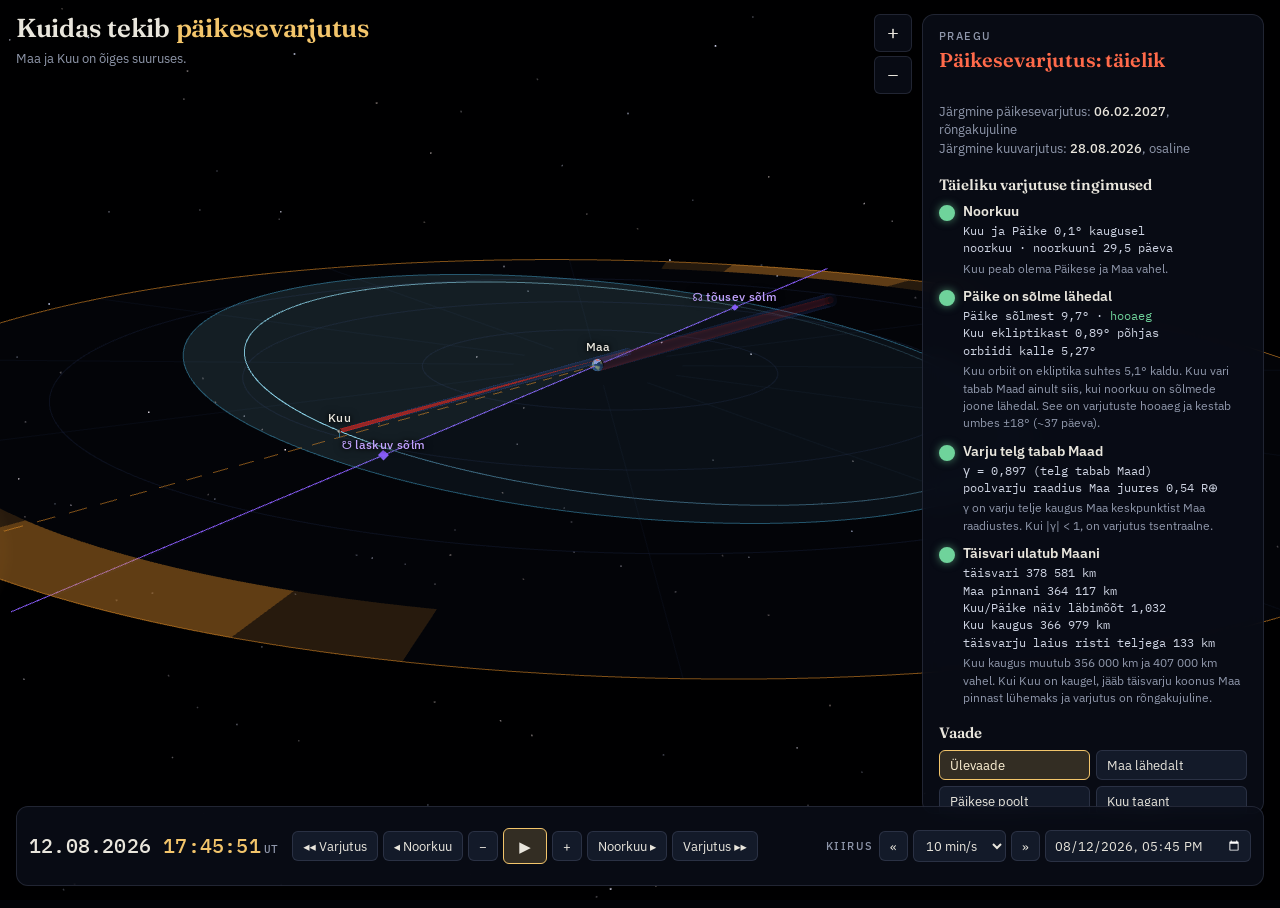
<file: index.html>
<!doctype html>
<html lang="et">
<head>
<meta charset="utf-8">
<meta name="viewport" content="width=device-width, initial-scale=1, viewport-fit=cover">
<title>Varjutuste mudel</title>
<link rel="preconnect" href="https://fonts.googleapis.com">
<link rel="preconnect" href="https://fonts.gstatic.com" crossorigin>
<link rel="stylesheet" href="https://fonts.googleapis.com/css2?family=Fraunces:opsz,wght@9..144,400;9..144,600&family=IBM+Plex+Sans:wght@400;500;600&family=IBM+Plex+Mono:wght@400;500&display=swap">
<link rel="stylesheet" href="style.css">

</head>
<body>
<div id="stage"></div>
<div id="labels"></div>
<div id="loading">Laen 3D-mudelit…</div>

<header class="brand">
  <h1>Kuidas tekib <em>päikesevarjutus</em></h1>
  <p>Maa ja Kuu on õiges suuruses.</p>
</header>

<div class="zoom" role="group" aria-label="Suumimine">
  <button id="zoomIn" title="Suumi sisse (+)" aria-label="Suumi sisse">+</button>
  <button id="zoomOut" title="Suumi välja (−)" aria-label="Suumi välja">−</button>
</div>

<aside id="panel">
  <button id="panelToggle" aria-expanded="true"><span id="toggleLabel">Tingimused</span><span aria-hidden="true">▾</span></button>
  <div class="pscroll">
    <section class="status" aria-live="polite">
      <span class="eyebrow">Praegu</span>
      <div id="statusMain">—</div>
      <div class="next" id="nextInfo"></div>
    </section>

    <section>
      <h2>Täieliku varjutuse tingimused</h2>
      <ul class="checks">
        <li id="c1" data-state="off"><span class="dot"></span><div><b>Noorkuu</b><span class="val" id="c1v" style="--lines: 2"></span>
          <p>Kuu peab olema Päikese ja Maa vahel.</p></div></li>
        <li id="c2" data-state="off"><span class="dot"></span><div><b>Päike on sõlme lähedal</b><span class="val" id="c2v" style="--lines: 3"></span>
          <p>Kuu orbiit on ekliptika suhtes 5,1° kaldu. Kuu vari tabab Maad ainult siis, kui noorkuu on sõlmede joone lähedal. See on varjutuste hooaeg ja kestab umbes ±18° (~37 päeva).</p></div></li>
        <li id="c3" data-state="off"><span class="dot"></span><div><b>Varju telg tabab Maad</b><span class="val" id="c3v" style="--lines: 2"></span>
          <p>γ on varju telje kaugus Maa keskpunktist Maa raadiustes. Kui |γ| &lt; 1, on varjutus tsentraalne.</p></div></li>
        <li id="c4" data-state="off"><span class="dot"></span><div><b>Täisvari ulatub Maani</b><span class="val" id="c4v" style="--lines: 5"></span>
          <p>Kuu kaugus muutub 356 000 km ja 407 000 km vahel. Kui Kuu on kaugel, jääb täisvarju koonus Maa pinnast lühemaks ja varjutus on rõngakujuline.</p></div></li>
      </ul>
    </section>

    <section>
      <h2>Vaade</h2>
      <div class="grid" id="views">
        <button data-view="overview">Ülevaade</button>
        <button data-view="earth">Maa lähedalt</button>
        <button data-view="sun">Päikese poolt</button>
        <button data-view="shadow">Kuu tagant</button>
        <button data-view="top">Ekliptika kohalt</button>
        <button data-view="edge">Ekliptika servast</button>
        <button data-view="spot">Täisvari lähedalt</button>
        <button data-view="moon">Kuu lähedalt</button>
      </div>
    </section>

    <section>
      <h2>Varjutused</h2>
      <div class="presets" id="presets"></div>
    </section>

    <section class="row">
      <h2>Seaded</h2>
      <span class="eyebrow">Värviskeem</span>
      <div class="seg" id="schemeSeg">
        <button data-scheme="dark" aria-pressed="true">Tume</button>
        <button data-scheme="light" aria-pressed="false">Hele</button>
      </div>
      <span class="eyebrow">Taustsüsteem</span>
      <div class="seg" id="frameSeg">
        <button data-frame="sun" aria-pressed="true">Päike paigal</button>
        <button data-frame="stars" aria-pressed="false">Tähed paigal</button>
      </div>
      <p class="note">Kui Päike on paigal, on hästi näha, kuidas sõlmede joon pöörleb: Päikese suhtes teeb see täisringi 346,6 päevaga (varjutusaasta). Kui tähed on paigal, jääb ülevaate kaamera tähtede suhtes paigale ja Päike teeb aastaga ringi.</p>
      <label for="dist">Kuu kaugus mudelis <output id="distOut"></output></label>
      <input type="range" id="dist" min="15" max="60.27" step="0.01" value="60.27">
      <p class="note">Kokkusurutud kaugusel tabavad varjukoonused Maad ja Kuud veidi vales kohas. Vari Maa ja Kuu pinnal on alati arvutatud tegelike kauguste järgi.</p>
      <div class="toggles">
        <label><input type="checkbox" id="tCones" checked> Varjukoonused</label>
        <label><input type="checkbox" id="tOrbit" checked> Kuu orbiit</label>
        <label><input type="checkbox" id="tPlane" checked> Orbiidi tasand</label>
        <label><input type="checkbox" id="tNodes" checked> Sõlmed ja hooajad</label>
        <label><input type="checkbox" id="tHi" checked> Varjude kontuurid</label>
        <label><input type="checkbox" id="tLabels" checked> Sildid</label>
        <label><input type="checkbox" id="tEarthSh" checked> Maa vari</label>
      </div>
    </section>

    <section>
      <h2>Tähised</h2>
      <div class="legend">
        <span><i style="background:var(--penumbra)"></i>Poolvari</span>
        <span><i style="background:var(--umbra)"></i>Täisvari</span>
        <span><i style="background:var(--antumbra)"></i>Antumbra (rõngas)</span>
        <span><i style="background:var(--e-umbra)"></i>Maa täisvari</span>
        <span><i style="background:var(--node)"></i>Sõlmede joon</span>
        <span><i style="background:var(--season)"></i>Varjutuste hooaeg</span>
        <span><i style="background:var(--orbit-n)"></i>Orbiit ekliptikast põhjas</span>
        <span><i style="background:var(--orbit-s)"></i>Orbiit ekliptikast lõunas</span>
      </div>
      <p class="note" style="margin-top:10px">Maal näitavad kontuurid, kui suur osa Päikese läbimõõdust on kaetud (20%, 40%, 60%, 80%). Täisvari on punane ja rõngasvarjutuse ala oranž. Joon on varjutuse keskjoon. Kuu ja Päikese asukoht on arvutatud Meeusi järgi, täpsus umbes 0,01°.</p>
    </section>
  </div>
</aside>

<footer id="timebar">
  <div class="clock"><span id="clockDate">—</span> <span class="t" id="clockTime"></span><span class="ut">UT</span></div>
  <div class="tgroup">
    <button id="prevEcl" title="Eelmine päikesevarjutus">◂◂ <span class="hide-narrow">Varjutus</span></button>
    <button id="prevNM" title="Eelmine noorkuu">◂ <span class="hide-narrow">Noorkuu</span></button>
    <button id="stepBack" title="Samm tagasi">−</button>
    <button id="play" title="Käivita / peata (tühik)" aria-label="Käivita">▶</button>
    <button id="stepFwd" title="Samm edasi">+</button>
    <button id="nextNM" title="Järgmine noorkuu"><span class="hide-narrow">Noorkuu</span> ▸</button>
    <button id="nextEcl" title="Järgmine päikesevarjutus"><span class="hide-narrow">Varjutus</span> ▸▸</button>
  </div>
  <div class="spacer"></div>
  <div class="tgroup">
    <label for="speed" class="eyebrow hide-narrow">Kiirus</label>
    <button id="slower" title="Aeglasemalt ([)" aria-label="Aeglasemalt">«</button>
    <select id="speed">
      <option value="0.000694444">1 min/s</option>
      <option value="0.00694444" selected>10 min/s</option>
      <option value="0.0416667">1 tund/s</option>
      <option value="0.25">6 tundi/s</option>
      <option value="1">1 päev/s</option>
      <option value="7">1 nädal/s</option>
      <option value="29.53">1 kuu/s</option>
      <option value="91.3">3 kuud/s</option>
    </select>
    <button id="faster" title="Kiiremini (])" aria-label="Kiiremini">»</button>
    <input type="datetime-local" id="dtInput" step="60" aria-label="Kuupäev ja kellaaeg (UT)">
  </div>
</footer>

<script type="importmap">
{ "imports": {
  "three": "./js/vendor/three/three.module.js",
  "three/addons/": "./js/vendor/three/addons/"
} }
</script>
<script type="module" src="js/app.js"></script>
</body>
</html>
</file>
<file: style.css>
/* Layout: full-bleed 3D stage; floating instrument panel right, time console bottom. Single dark look (space). */
:root {
  --space: #03050a;
  --glass: rgba(10, 14, 24, 0.84);
  --glass-2: rgba(22, 28, 44, 0.9);
  --line: rgba(160, 175, 210, 0.16);
  --ink: #e9e6dd;
  --muted: #8f97ab;
  --corona: #f3c56b;
  --umbra: #ff6a4a;
  --penumbra: #8fb3ff;
  --antumbra: #ffb347;
  --node: #c3a3ff;
  --ok: #6fd39b;
  --near: #f3c56b;
  --off: #5b6275;
  --halo: #000;
  --lbl-small: #d8d2bf;
  --val: #cfd5e4;
  --lunar: #e58b6a;
  --accent-soft: rgba(243, 197, 107, .18);
  --accent-edge: rgba(243, 197, 107, .5);
  --pressed-ink: #fff3d6;
  --ok-glow: rgba(111, 211, 155, .6);
  --e-umbra: rgba(196, 85, 74, .7);
  --season: rgba(243, 197, 107, .5);
  --orbit-n: #8ed8ef;
  --orbit-s: #3d6a82;
  --f-display: "Fraunces", Georgia, serif;
  --f-body: "IBM Plex Sans", system-ui, sans-serif;
  --f-mono: "IBM Plex Mono", ui-monospace, Menlo, monospace;
  color-scheme: dark;
}
/* Bright scheme, switched by the Värviskeem control (data-scheme on <html>) */
:root[data-scheme="light"] {
  --space: #eef1f6;
  --glass: rgba(255, 255, 255, 0.88);
  --glass-2: rgba(242, 245, 250, 0.96);
  --line: rgba(40, 55, 90, 0.16);
  --ink: #1b2233;
  --muted: #5a6378;
  --corona: #a86f0a;
  --umbra: #c8391a;
  --penumbra: #3b67c4;
  --antumbra: #c27408;
  --node: #7a4fd6;
  --ok: #1f9d5a;
  --near: #b07a12;
  --off: #a3aabb;
  --halo: #fff;
  --lbl-small: #6b3a10;
  --val: #2c3549;
  --lunar: #b5532f;
  --accent-soft: rgba(201, 138, 18, .14);
  --accent-edge: rgba(168, 111, 10, .55);
  --pressed-ink: #4a3200;
  --ok-glow: rgba(31, 157, 90, .35);
  --e-umbra: rgba(156, 47, 37, .7);
  --season: rgba(224, 160, 32, .55);
  --orbit-n: #006b94;
  --orbit-s: #85b0c4;
  color-scheme: light;
}
html, body { height: 100%; }
body { background: var(--space); color: var(--ink); font-family: var(--f-body); font-size: 14px; overflow: hidden; }
#stage { position: fixed; inset: 0; }
#stage canvas { display: block; touch-action: none; }
#labels { position: fixed; inset: 0; pointer-events: none; overflow: hidden; }
.lbl { position: absolute; transform: translate(-50%, -140%); font: 500 11.5px/1 var(--f-body); letter-spacing: .03em;
  color: var(--ink); text-shadow: 0 0 4px var(--halo), 0 0 8px var(--halo); white-space: nowrap; }
.lbl.node { color: var(--node); }
.lbl.sun { color: var(--corona); }
.lbl.small { font-size: 10.5px; color: var(--lbl-small); transform: translate(6px, -50%); }

button, select, input { font: inherit; color: inherit; }
button { background: var(--glass-2); border: 1px solid var(--line); border-radius: 6px; padding: 6px 10px; cursor: pointer; }
button:hover { border-color: var(--accent-edge); }
button:disabled { opacity: .4; cursor: default; border-color: var(--line); }
button:focus-visible, select:focus-visible, input:focus-visible { outline: 2px solid var(--corona); outline-offset: 1px; }
button[aria-pressed="true"] { background: var(--accent-soft); border-color: var(--corona); color: var(--pressed-ink); }

.brand { position: fixed; top: max(14px, env(safe-area-inset-top, 0px)); left: max(16px, env(safe-area-inset-left, 0px)); max-width: 420px; pointer-events: none; }
.brand h1 { margin: 0; font: 600 26px/1.1 var(--f-display); letter-spacing: -.01em; text-wrap: balance; }
.brand h1 em { font-style: normal; color: var(--corona); }
.brand p { margin: 6px 0 0; color: var(--muted); font-size: 12.5px; line-height: 1.45; max-width: 36ch; }

.zoom { position: fixed; top: max(14px, env(safe-area-inset-top, 0px)); right: calc(max(16px, env(safe-area-inset-right, 0px)) + 352px);
  display: flex; flex-direction: column; gap: 4px; }
.zoom button { width: 38px; height: 38px; padding: 0; font: 400 20px/1 var(--f-mono); background: var(--glass);
  backdrop-filter: blur(10px); touch-action: none; user-select: none; -webkit-user-select: none; }

/* ---- panel ---- */
#panel { position: fixed; top: max(14px, env(safe-area-inset-top, 0px)); right: max(16px, env(safe-area-inset-right, 0px));
  bottom: calc(86px + env(safe-area-inset-bottom, 0px)); width: 340px; background: var(--glass); border: 1px solid var(--line);
  border-radius: 12px; backdrop-filter: blur(10px); display: flex; flex-direction: column; overflow: hidden; }
#panelToggle { display: none; }
.pscroll { overflow-y: auto; padding: 16px; display: flex; flex-direction: column; gap: 18px; }
.status { display: flex; flex-direction: column; gap: 6px; }
.eyebrow { font: 500 10.5px/1 var(--f-body); letter-spacing: .14em; text-transform: uppercase; color: var(--muted); }
#statusMain { font: 600 20px/1.2 var(--f-display); text-wrap: balance; min-height: 2.4em; }   /* room for two lines, so the panel does not jump */
#statusMain[data-kind="total"] { color: var(--umbra); }
#statusMain[data-kind="annular"], #statusMain[data-kind="hybrid"] { color: var(--antumbra); }
#statusMain[data-kind="partial"] { color: var(--penumbra); }
#statusMain[data-kind="lunar"] { color: var(--lunar); }
.next { font-size: 12.5px; color: var(--muted); line-height: 1.5; min-height: 3em; }
.next b { color: var(--ink); font-weight: 500; }

h2 { margin: 0 0 8px; font: 600 15px/1.2 var(--f-display); }
.checks { list-style: none; margin: 0; padding: 0; display: flex; flex-direction: column; gap: 10px; }
.checks li { display: grid; grid-template-columns: 14px 1fr; gap: 10px; align-items: start; }
.dot { width: 12px; height: 12px; border-radius: 50%; margin-top: 3px; border: 2px solid var(--off); }
li[data-state="ok"] .dot { background: var(--ok); border-color: var(--ok); box-shadow: 0 0 8px var(--ok-glow); }
li[data-state="near"] .dot { border-color: var(--near); background: var(--accent-soft); }
li[data-state="off"] .dot { border-color: var(--off); }
.checks b { font-weight: 600; font-size: 13.5px; }
/* One value per line; --lines (set in the HTML) reserves the room for all of them */
.checks .val { display: block; font: 400 12px/1.45 var(--f-mono); color: var(--val); margin-top: 2px; font-variant-numeric: tabular-nums;
  white-space: nowrap; min-height: calc(var(--lines, 1) * 1.45em); }
.checks p { margin: 3px 0 0; font-size: 12px; line-height: 1.45; color: var(--muted); }

.grid { display: grid; grid-template-columns: 1fr 1fr; gap: 6px; }
.grid button { text-align: left; font-size: 12.5px; }
.presets { display: flex; flex-direction: column; gap: 5px; }
.presets button { display: grid; grid-template-columns: 86px 1fr; gap: 8px; text-align: left; font-size: 12.5px; padding: 6px 9px; }
.presets .d { font-family: var(--f-mono); font-size: 11.5px; color: var(--corona); }
.presets .lunar .d { color: var(--lunar); }
.seg { display: grid; grid-template-columns: 1fr 1fr; gap: 0; border: 1px solid var(--line); border-radius: 7px; overflow: hidden; }
.seg button { border: 0; border-radius: 0; font-size: 12.5px; }
.row { display: flex; flex-direction: column; gap: 6px; }
.row label { font-size: 12.5px; color: var(--muted); display: flex; justify-content: space-between; gap: 8px; }
.row label output { color: var(--ink); font-family: var(--f-mono); font-size: 12px; }
input[type="range"] { width: 100%; accent-color: var(--corona); }
.toggles { display: grid; grid-template-columns: 1fr 1fr; gap: 6px 12px; }
.toggles label { display: flex; gap: 7px; align-items: center; font-size: 12.5px; cursor: pointer; }
input[type="checkbox"] { accent-color: var(--corona); }
.legend { display: grid; grid-template-columns: 1fr 1fr; gap: 6px 12px; font-size: 12px; color: var(--muted); }
.legend span { display: flex; align-items: center; gap: 7px; }
.legend i { width: 14px; height: 8px; border-radius: 2px; display: inline-block; }
.note { font-size: 11.5px; color: var(--muted); line-height: 1.5; margin: 0; }

/* ---- time console ---- */
#timebar { position: fixed; left: max(16px, env(safe-area-inset-left, 0px)); right: max(16px, env(safe-area-inset-right, 0px));
  bottom: max(14px, env(safe-area-inset-bottom, 0px)); min-height: 60px; background: var(--glass); border: 1px solid var(--line);
  border-radius: 12px; backdrop-filter: blur(10px); display: flex; flex-wrap: wrap; align-items: center; gap: 8px 14px; padding: 9px 12px; }
.clock { font: 500 20px/1 var(--f-mono); font-variant-numeric: tabular-nums; letter-spacing: .01em; min-width: 0; }
.clock .t { color: var(--corona); }
.clock .ut { font-size: 11px; color: var(--muted); margin-left: 3px; }
.tgroup { display: flex; gap: 5px; align-items: center; flex-wrap: wrap; }
#play { width: 44px; height: 36px; font-size: 15px; background: var(--accent-soft); border-color: var(--corona); }
.tgroup button { font-size: 12.5px; }
select, input[type="datetime-local"] { background: var(--glass-2); border: 1px solid var(--line); border-radius: 6px; padding: 6px 8px; font-size: 12.5px; }
.spacer { flex: 1; }

@media (max-width: 820px) {
  .brand h1 { font-size: 20px; }
  .brand p { display: none; }
  .zoom { right: max(10px, env(safe-area-inset-right, 0px)); }
  #panel { top: auto; left: max(10px, env(safe-area-inset-left, 0px)); right: max(10px, env(safe-area-inset-right, 0px)); width: auto;
    bottom: calc(var(--tb-h, 120px) + 22px + env(safe-area-inset-bottom, 0px)); max-height: 46vh; }
  #panel.collapsed .pscroll { display: none; }
  #panelToggle { display: flex; justify-content: space-between; align-items: center; border: 0; border-bottom: 1px solid var(--line);
    border-radius: 0; background: transparent; padding: 10px 14px; font-weight: 600; }
  #timebar { left: max(10px, env(safe-area-inset-left, 0px)); right: max(10px, env(safe-area-inset-right, 0px)); }
  .clock { font-size: 16px; }
  .hide-narrow { display: none; }
  .checks .val { white-space: normal; }
}
#loading { position: fixed; inset: 0; display: grid; place-items: center; color: var(--muted); pointer-events: none; }
</file>
